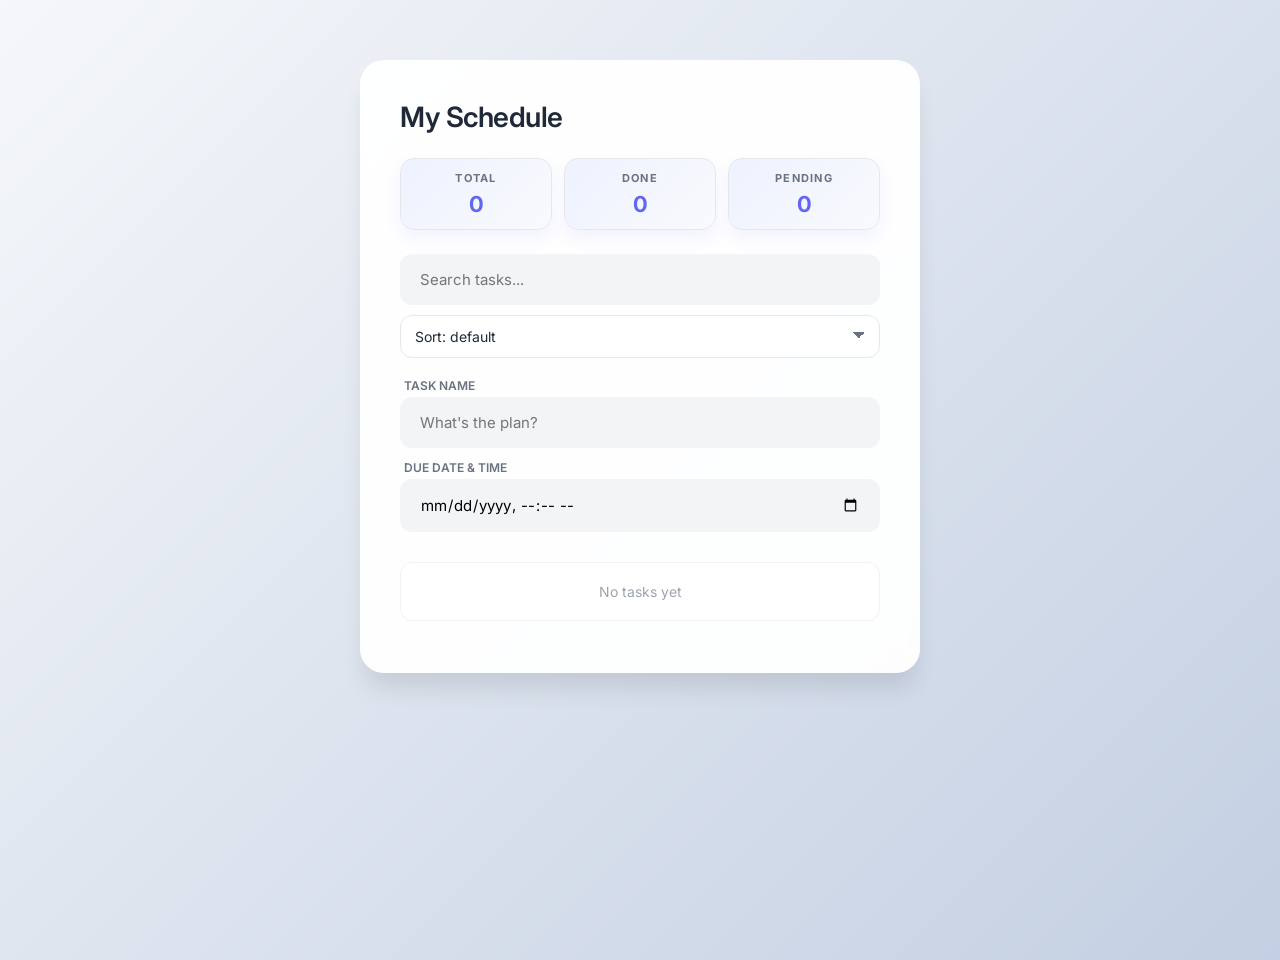
<file: TODOLIST.html>
<!DOCTYPE html>
<html lang="en">
  <head>
    <meta charset="UTF-8" />
    <meta name="viewport" content="width=device-width, initial-scale=1.0" />
    <title>Premium Task Manager + Time</title>
    <link
      href="https://fonts.googleapis.com/css2?family=Inter:wght@300;400;600&display=swap"
      rel="stylesheet"
    />
    <style>
      :root {
        --bg-gradient: linear-gradient(135deg, #f5f7fa 0%, #c3cfe2 100%);
        --accent-color: #6366f1;
        --text-main: #1f2937;
        --card-bg: rgba(255, 255, 255, 0.95);
      }

      body {
        font-family: "Inter", sans-serif;
        background: var(--bg-gradient);
        min-height: 100vh;
        display: flex;
        justify-content: center;
        align-items: flex-start;
        padding-top: 60px;
        margin: 0;
        color: var(--text-main);
      }

      .app-card {
        background: var(--card-bg);
        width: 100%;
        max-width: 480px;
        padding: 40px;
        border-radius: 24px;
        box-shadow: 0 20px 25px -5px rgba(0, 0, 0, 0.1);
        backdrop-filter: blur(10px);
      }

      h1 {
        font-weight: 600;
        font-size: 28px;
        margin: 0 0 24px 0;
        letter-spacing: -0.5px;
      }

      /* Scorecards */
      .scorecards {
        display: grid;
        grid-template-columns: repeat(3, minmax(0, 1fr));
        gap: 12px;
        margin-bottom: 24px;
      }

      .scorecard {
        background: linear-gradient(135deg, #eef2ff 0%, #f8fafc 100%);
        border: 1px solid #e5e7eb;
        border-radius: 14px;
        padding: 12px;
        text-align: center;
        box-shadow: 0 8px 16px rgba(99, 102, 241, 0.08);
      }

      .score-label {
        display: block;
        font-size: 11px;
        font-weight: 700;
        letter-spacing: 0.12em;
        text-transform: uppercase;
        color: #6b7280;
        margin-bottom: 6px;
      }

      .score-value {
        font-size: 22px;
        font-weight: 700;
        color: var(--accent-color);
      }

      /* Search and controls */
      .toolbar {
        display: flex;
        flex-direction: column;
        gap: 10px;
        margin-bottom: 20px;
      }

      .search-input,
      .sort-select {
        width: 100%;
        box-sizing: border-box;
        padding: 12px 14px;
        font-size: 14px;
        border: 1px solid #e5e7eb;
        border-radius: 12px;
        background: #fff;
        color: var(--text-main);
        font-family: inherit;
      }

      .sort-select {
        appearance: none;
        background-image: linear-gradient(45deg, transparent 50%, #6b7280 50%),
          linear-gradient(135deg, #6b7280 50%, transparent 50%);
        background-position: calc(100% - 20px) calc(1em + 2px),
          calc(100% - 14px) calc(1em + 2px);
        background-size: 6px 6px, 6px 6px;
        background-repeat: no-repeat;
        padding-right: 36px;
      }

      .task-actions {
        display: flex;
        align-items: center;
        gap: 8px;
      }

      .favorite-btn {
        background: #fef3c7;
        color: #f59e0b;
        border: none;
        width: 32px;
        height: 32px;
        border-radius: 10px;
        cursor: pointer;
        display: flex;
        align-items: center;
        justify-content: center;
        font-size: 16px;
        transition: transform 0.2s ease;
      }

      .favorite-btn.active {
        background: #f59e0b;
        color: #fff;
      }

      .favorite-btn:hover {
        transform: scale(1.05);
      }

      .empty-state {
        justify-content: center;
        color: #9ca3af;
        font-size: 14px;
        padding: 20px 0;
      }

      /* Input Section */
      .input-group {
        display: flex;
        flex-direction: column;
        gap: 12px;
        margin-bottom: 30px;
      }

      input[type="text"],
      input[type="datetime-local"] {
        width: 100%;
        box-sizing: border-box;
        padding: 14px 18px;
        font-size: 15px;
        border: 2px solid transparent;
        background: #f3f4f6;
        border-radius: 12px;
        outline: none;
        transition: all 0.3s ease;
        font-family: inherit;
      }

      input:focus {
        background: #fff;
        border-color: var(--accent-color);
        box-shadow: 0 0 0 4px rgba(99, 102, 241, 0.1);
      }

      label {
        font-size: 12px;
        font-weight: 600;
        color: #6b7280;
        margin-bottom: -8px;
        margin-left: 4px;
      }

      /* Task List */
      ul {
        list-style: none;
        padding: 0;
        margin: 0;
      }

      li {
        display: flex;
        justify-content: space-between;
        align-items: center;
        padding: 16px;
        margin-bottom: 12px;
        background: #fff;
        border-radius: 12px;
        border: 1px solid #f1f3f4;
        animation: slideIn 0.3s ease forwards;
      }

      .task-content {
        display: flex;
        flex-direction: column;
        gap: 4px;
        cursor: pointer;
        flex-grow: 1;
      }

      .todo-text {
        font-size: 16px;
        font-weight: 500;
      }

      .todo-date {
        font-size: 12px;
        color: #6366f1;
        font-weight: 600;
      }

      .completed .todo-text {
        text-decoration: line-through;
        color: #9ca3af;
      }

      .completed .todo-date {
        color: #d1d5db;
      }

      .delete-btn {
        background: #fee2e2;
        color: #ef4444;
        border: none;
        width: 32px;
        height: 32px;
        border-radius: 10px;
        cursor: pointer;
        font-size: 20px;
        display: flex;
        align-items: center;
        justify-content: center;
        margin-left: 15px;
      }

      @keyframes slideIn {
        from {
          opacity: 0;
          transform: translateY(10px);
        }
        to {
          opacity: 1;
          transform: translateY(0);
        }
      }
    </style>
  </head>
  <body>
    <div class="app-card">
      <h1>My Schedule</h1>

      <div class="scorecards" aria-label="Task scorecards">
        <div class="scorecard">
          <span class="score-label">Total</span>
          <div class="score-value" id="score-total">0</div>
        </div>
        <div class="scorecard">
          <span class="score-label">Done</span>
          <div class="score-value" id="score-completed">0</div>
        </div>
        <div class="scorecard">
          <span class="score-label">Pending</span>
          <div class="score-value" id="score-pending">0</div>
        </div>
      </div>

      <div class="toolbar">
        <input
          type="text"
          id="search-input"
          class="search-input"
          placeholder="Search tasks..."
          autocomplete="off"
        />
        <select id="sort-select" class="sort-select">
          <option value="default">Sort: default</option>
          <option value="alpha">Sort: A-Z</option>
          <option value="date">Sort: due date</option>
          <option value="favorite">Sort: favorites first</option>
        </select>
      </div>

      <div class="input-group">
        <label>TASK NAME</label>
        <input
          type="text"
          id="todo-input"
          placeholder="What's the plan?"
          autocomplete="off"
        />

        <label>DUE DATE & TIME</label>
        <input type="datetime-local" id="todo-date" />
      </div>

      <ul id="todo-list"></ul>
    </div>

    <script>
      document.addEventListener("DOMContentLoaded", () => {
        const input = document.getElementById("todo-input");
        const dateInput = document.getElementById("todo-date");
        const searchInput = document.getElementById("search-input");
        const sortSelect = document.getElementById("sort-select");
        const list = document.getElementById("todo-list");
        const totalScore = document.getElementById("score-total");
        const completedScore = document.getElementById("score-completed");
        const pendingScore = document.getElementById("score-pending");
        const STORAGE_KEY = "premium-task-manager-tasks";
        let tasks = [];

        const updateScorecards = () => {
          const total = tasks.length;
          const completed = tasks.filter((task) => task.completed).length;
          const pending = total - completed;

          totalScore.textContent = total;
          completedScore.textContent = completed;
          pendingScore.textContent = pending;
        };

        const loadTasks = () => {
          try {
            const savedTasks = JSON.parse(localStorage.getItem(STORAGE_KEY) || "[]");
            tasks = Array.isArray(savedTasks) ? savedTasks : [];
          } catch (error) {
            tasks = [];
          }
        };

        const saveTasks = () => {
          localStorage.setItem(STORAGE_KEY, JSON.stringify(tasks));
        };

        // Helper to format the date nicely
        const formatDate = (dateStr) => {
          if (!dateStr) return "";
          const options = {
            month: "short",
            day: "numeric",
            hour: "2-digit",
            minute: "2-digit",
          };
          return (
            "Due: " + new Date(dateStr).toLocaleDateString("en-US", options)
          );
        };

        const getSortedTasks = () => {
          const searchTerm = searchInput.value.trim().toLowerCase();
          const filtered = tasks.filter((task) => {
            const matchesText = task.text.toLowerCase().includes(searchTerm);
            const matchesDate = task.date
              ? formatDate(task.date).toLowerCase().includes(searchTerm)
              : false;
            return matchesText || matchesDate;
          });

          switch (sortSelect.value) {
            case "alpha":
              return filtered.sort((a, b) => a.text.localeCompare(b.text));
            case "date":
              return filtered.sort((a, b) => {
                const dateA = a.date ? new Date(a.date).getTime() : Infinity;
                const dateB = b.date ? new Date(b.date).getTime() : Infinity;
                return dateA - dateB;
              });
            case "favorite":
              return filtered.sort((a, b) => {
                if (a.favorite === b.favorite) {
                  return a.text.localeCompare(b.text);
                }
                return Number(b.favorite) - Number(a.favorite);
              });
            default:
              return filtered;
          }
        };

        const renderTasks = () => {
          list.innerHTML = "";
          const visibleTasks = getSortedTasks();

          if (!visibleTasks.length) {
            const emptyState = document.createElement("li");
            emptyState.className = "empty-state";
            emptyState.textContent = searchInput.value
              ? "No matching tasks found"
              : "No tasks yet";
            list.appendChild(emptyState);
            updateScorecards();
            return;
          }

          visibleTasks.forEach((task) => {
            const li = document.createElement("li");
            li.dataset.id = task.id;
            if (task.completed) li.classList.add("completed");

            const content = document.createElement("div");
            content.className = "task-content";

            const spanText = document.createElement("span");
            spanText.className = "todo-text";
            spanText.textContent = task.text;

            const spanDate = document.createElement("span");
            spanDate.className = "todo-date";
            spanDate.textContent = formatDate(task.date);

            content.appendChild(spanText);
            if (task.date) content.appendChild(spanDate);

            content.onclick = () => {
              task.completed = !task.completed;
              saveTasks();
              renderTasks();
            };

            const actions = document.createElement("div");
            actions.className = "task-actions";

            const favoriteBtn = document.createElement("button");
            favoriteBtn.className = "favorite-btn";
            if (task.favorite) favoriteBtn.classList.add("active");
            favoriteBtn.innerHTML = task.favorite ? "★" : "☆";
            favoriteBtn.onclick = (event) => {
              event.stopPropagation();
              task.favorite = !task.favorite;
              saveTasks();
              renderTasks();
            };

            const btn = document.createElement("button");
            btn.className = "delete-btn";
            btn.innerHTML = "&times;";
            btn.onclick = (event) => {
              event.stopPropagation();
              tasks = tasks.filter((item) => item.id !== task.id);
              saveTasks();
              renderTasks();
            };

            actions.appendChild(favoriteBtn);
            actions.appendChild(btn);
            li.appendChild(content);
            li.appendChild(actions);
            list.appendChild(li);
          });

          updateScorecards();
        };

        input.addEventListener("keydown", (e) => {
          if (e.key === "Enter") {
            const taskValue = input.value.trim();
            const dateValue = dateInput.value;

            if (taskValue !== "") {
              tasks.push({
                id: `${Date.now()}-${Math.random().toString(16).slice(2)}`,
                text: taskValue,
                date: dateValue,
                completed: false,
                favorite: false,
              });
              saveTasks();
              renderTasks();

              input.value = "";
              dateInput.value = "";
            }
          }
        });

        searchInput.addEventListener("input", renderTasks);
        sortSelect.addEventListener("change", renderTasks);

        loadTasks();
        renderTasks();
      });
    </script>
  </body>
</html>
</file>
